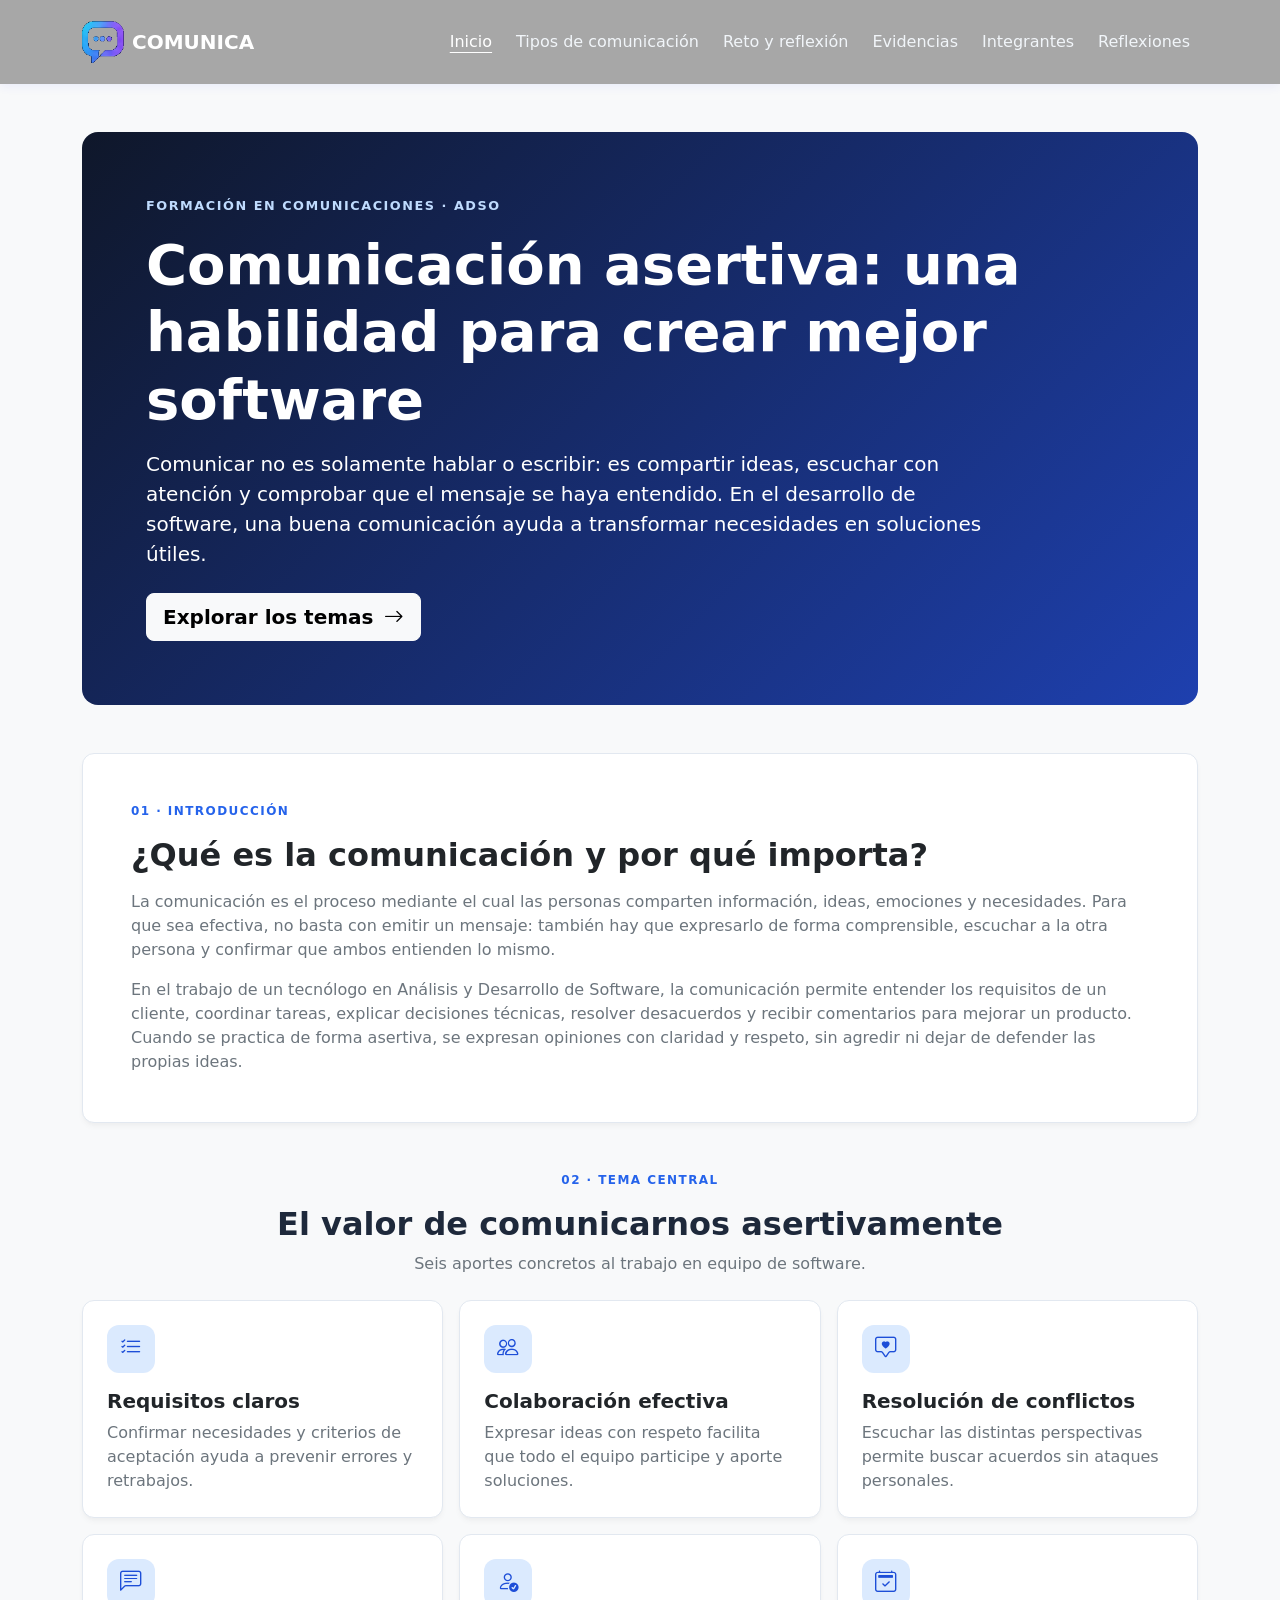
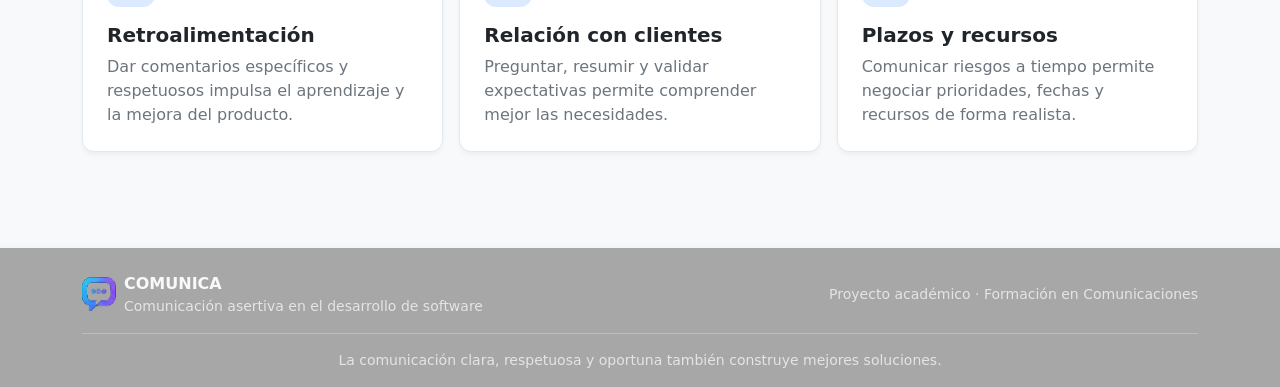
<file: index.html>
<!DOCTYPE html>
  <html lang="es">
   <head>
    <meta charset="utf-8"/>
    <meta content="width=device-width, initial-scale=1.0" name="viewport"/>
    <meta content="Proyecto acad&eacute;mico sobre comunicaci&oacute;n asertiva en An&aacute;lisis y Desarrollo de Software" name="description"/>
    <link href="https://cdn.jsdelivr.net/npm/bootstrap@5.3.8/dist/css/bootstrap.min.css" rel="stylesheet"/>
    <link href="https://cdn.jsdelivr.net/npm/bootstrap-icons@1.11.3/font/bootstrap-icons.min.css" rel="stylesheet"/>
    <link href="css/estilos.css" rel="stylesheet"/>
    <link href="img/logo.png" rel="icon"/>
    <title>
     Comunica | Comunicaci&oacute;n asertiva y software
    </title>
   </head>
   <body class="d-flex flex-column min-vh-100">
    <header class="sticky-top">
     <nav class="navbar navbar-expand-lg navbar-custom py-3">
      <div class="container">
       <a class="navbar-brand fw-bold d-flex align-items-center" href="index.html">
        <img alt="S&iacute;mbolo del proyecto" class="me-2" height="42" src="img/logo.png" width="42"/>
        <span>
         COMUNICA
        </span>
       </a>
       <button aria-controls="navbarNav" aria-expanded="false" aria-label="Abrir navegaci&oacute;n" class="navbar-toggler" data-bs-target="#navbarNav" data-bs-toggle="collapse" type="button">
        <span class="navbar-toggler-icon">
        </span>
       </button>
       <div class="collapse navbar-collapse" id="navbarNav">
        <ul class="navbar-nav ms-auto gap-lg-2">
         <li class="nav-item">
          <a class="nav-link active" href="index.html">
           Inicio
          </a>
         </li>
         <li class="nav-item">
          <a class="nav-link" href="servicios.html">
           Tipos de comunicaci&oacute;n
          </a>
         </li>
         <li class="nav-item">
          <a class="nav-link" href="blog.html">
           Reto y reflexi&oacute;n
          </a>
         </li>
         <li class="nav-item">
          <a class="nav-link" href="catalogo.html">
           Evidencias
          </a>
         </li>
         <li class="nav-item">
          <a class="nav-link" href="nosotros.html">
           Integrantes
          </a>
         </li>
         <li class="nav-item">
          <a class="nav-link" href="contactanos.html">
           Reflexiones
          </a>
         </li>
        </ul>
       </div>
      </div>
     </nav>
    </header>
    <main class="container my-5">
     <section class="hero-comunicacion mb-5">
      <p class="eyebrow mb-3">
       Formaci&oacute;n en Comunicaciones &middot; ADSO
      </p>
      <h1 class="display-4 fw-bold">
       Comunicaci&oacute;n asertiva: una habilidad para crear mejor software
      </h1>
      <p class="lead mt-3 mb-4" style="max-width:850px">
       Comunicar no es solamente hablar o escribir: es compartir ideas, escuchar con atenci&oacute;n y comprobar que el mensaje se haya entendido. En el desarrollo de software, una buena comunicaci&oacute;n ayuda a transformar necesidades en soluciones &uacute;tiles.
      </p>
      <a class="btn btn-light btn-lg fw-semibold" href="servicios.html">
       Explorar los temas
       <i class="bi bi-arrow-right ms-1">
       </i>
      </a>
     </section>
     <section class="card card-custom p-4 p-md-5 mb-5">
      <p class="section-kicker">
       01 &middot; Introducci&oacute;n
      </p>
      <h2 class="fw-bold mb-3">
       &iquest;Qu&eacute; es la comunicaci&oacute;n y por qu&eacute; importa?
      </h2>
      <p class="text-secondary">
       La comunicaci&oacute;n es el proceso mediante el cual las personas comparten informaci&oacute;n, ideas, emociones y necesidades. Para que sea efectiva, no basta con emitir un mensaje: tambi&eacute;n hay que expresarlo de forma comprensible, escuchar a la otra persona y confirmar que ambos entienden lo mismo.
      </p>
      <p class="text-secondary mb-0">
       En el trabajo de un tecn&oacute;logo en An&aacute;lisis y Desarrollo de Software, la comunicaci&oacute;n permite entender los requisitos de un cliente, coordinar tareas, explicar decisiones t&eacute;cnicas, resolver desacuerdos y recibir comentarios para mejorar un producto. Cuando se practica de forma asertiva, se expresan opiniones con claridad y respeto, sin agredir ni dejar de defender las propias ideas.
      </p>
     </section>
     <section class="mb-5">
      <div class="text-center mb-4">
       <p class="section-kicker">
        02 &middot; Tema central
       </p>
       <h2 class="fw-bold">
        El valor de comunicarnos asertivamente
       </h2>
       <p class="text-secondary">
        Seis aportes concretos al trabajo en equipo de software.
       </p>
      </div>
      <div class="row g-3">
       <div class="col-md-6 col-lg-4">
        <article class="card card-custom card-hover h-100 p-4">
         <span class="topic-icon mb-3">
          <i class="bi bi-list-check">
          </i>
         </span>
         <h3 class="h5 fw-bold">
          Requisitos claros
         </h3>
         <p class="text-secondary mb-0">
          Confirmar necesidades y criterios de aceptaci&oacute;n ayuda a prevenir errores y retrabajos.
         </p>
        </article>
       </div>
       <div class="col-md-6 col-lg-4">
        <article class="card card-custom card-hover h-100 p-4">
         <span class="topic-icon mb-3">
          <i class="bi bi-people">
          </i>
         </span>
         <h3 class="h5 fw-bold">
          Colaboraci&oacute;n efectiva
         </h3>
         <p class="text-secondary mb-0">
          Expresar ideas con respeto facilita que todo el equipo participe y aporte soluciones.
         </p>
        </article>
       </div>
       <div class="col-md-6 col-lg-4">
        <article class="card card-custom card-hover h-100 p-4">
         <span class="topic-icon mb-3">
          <i class="bi bi-chat-square-heart">
          </i>
         </span>
         <h3 class="h5 fw-bold">
          Resoluci&oacute;n de conflictos
         </h3>
         <p class="text-secondary mb-0">
          Escuchar las distintas perspectivas permite buscar acuerdos sin ataques personales.
         </p>
        </article>
       </div>
       <div class="col-md-6 col-lg-4">
        <article class="card card-custom card-hover h-100 p-4">
         <span class="topic-icon mb-3">
          <i class="bi bi-chat-left-text">
          </i>
         </span>
         <h3 class="h5 fw-bold">
          Retroalimentaci&oacute;n
         </h3>
         <p class="text-secondary mb-0">
          Dar comentarios espec&iacute;ficos y respetuosos impulsa el aprendizaje y la mejora del producto.
         </p>
        </article>
       </div>
       <div class="col-md-6 col-lg-4">
        <article class="card card-custom card-hover h-100 p-4">
         <span class="topic-icon mb-3">
          <i class="bi bi-person-check">
          </i>
         </span>
         <h3 class="h5 fw-bold">
          Relaci&oacute;n con clientes
         </h3>
         <p class="text-secondary mb-0">
          Preguntar, resumir y validar expectativas permite comprender mejor las necesidades.
         </p>
        </article>
       </div>
       <div class="col-md-6 col-lg-4">
        <article class="card card-custom card-hover h-100 p-4">
         <span class="topic-icon mb-3">
          <i class="bi bi-calendar2-check">
          </i>
         </span>
         <h3 class="h5 fw-bold">
          Plazos y recursos
         </h3>
         <p class="text-secondary mb-0">
          Comunicar riesgos a tiempo permite negociar prioridades, fechas y recursos de forma realista.
         </p>
        </article>
       </div>
      </div>
     </section>
    </main>
    <footer class="navbar-custom text-light pt-4 pb-3 mt-auto">
     <div class="container">
      <div class="d-flex flex-column flex-md-row justify-content-between align-items-center gap-2">
       <div class="d-flex align-items-center gap-2">
        <img alt="" height="34" src="img/logo.png" width="34"/>
        <div>
         <strong>
          COMUNICA
         </strong>
         <div class="small opacity-75">
          Comunicaci&oacute;n asertiva en el desarrollo de software
         </div>
        </div>
       </div>
       <p class="small opacity-75 mb-0">
        Proyecto acad&eacute;mico &middot; Formaci&oacute;n en Comunicaciones
       </p>
      </div>
      <hr class="border-light opacity-25"/>
      <p class="small opacity-75 mb-0 text-center">
       La comunicaci&oacute;n clara, respetuosa y oportuna tambi&eacute;n construye mejores soluciones.
      </p>
     </div>
    </footer>
    <script src="https://cdn.jsdelivr.net/npm/bootstrap@5.3.8/dist/js/bootstrap.bundle.min.js">
    </script>
   </body>
  </html>
</file>
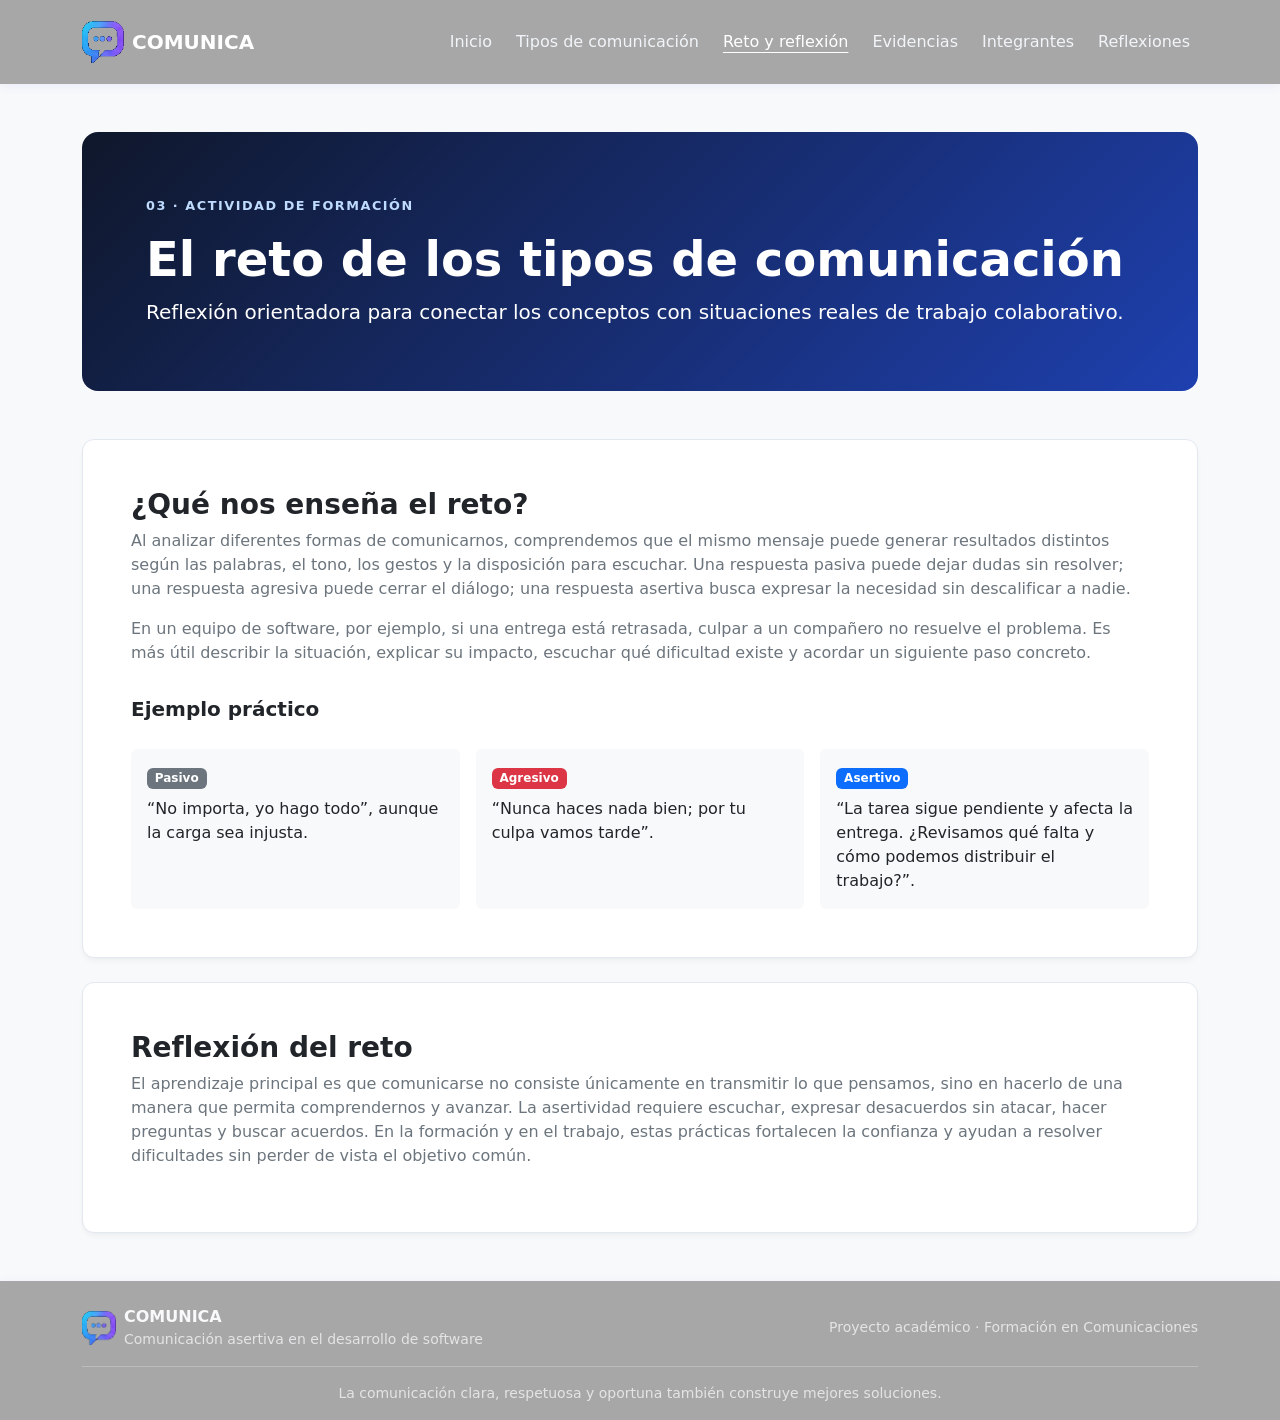
<file: blog.html>
<!DOCTYPE html>
  <html lang="es">
   <head>
    <meta charset="utf-8"/>
    <meta content="width=device-width, initial-scale=1.0" name="viewport"/>
    <meta content="Proyecto acad&eacute;mico sobre comunicaci&oacute;n asertiva en An&aacute;lisis y Desarrollo de Software" name="description"/>
    <link href="https://cdn.jsdelivr.net/npm/bootstrap@5.3.8/dist/css/bootstrap.min.css" rel="stylesheet"/>
    <link href="https://cdn.jsdelivr.net/npm/bootstrap-icons@1.11.3/font/bootstrap-icons.min.css" rel="stylesheet"/>
    <link href="css/estilos.css" rel="stylesheet"/>
    <link href="img/logo.png" rel="icon"/>
    <title>
     Comunica | Comunicaci&oacute;n asertiva y software
    </title>
   </head>
   <body class="d-flex flex-column min-vh-100">
    <header class="sticky-top">
     <nav class="navbar navbar-expand-lg navbar-custom py-3">
      <div class="container">
       <a class="navbar-brand fw-bold d-flex align-items-center" href="index.html">
        <img alt="S&iacute;mbolo del proyecto" class="me-2" height="42" src="img/logo.png" width="42"/>
        <span>
         COMUNICA
        </span>
       </a>
       <button aria-controls="navbarNav" aria-expanded="false" aria-label="Abrir navegaci&oacute;n" class="navbar-toggler" data-bs-target="#navbarNav" data-bs-toggle="collapse" type="button">
        <span class="navbar-toggler-icon">
        </span>
       </button>
       <div class="collapse navbar-collapse" id="navbarNav">
        <ul class="navbar-nav ms-auto gap-lg-2">
         <li class="nav-item">
          <a class="nav-link" href="index.html">
           Inicio
          </a>
         </li>
         <li class="nav-item">
          <a class="nav-link" href="servicios.html">
           Tipos de comunicaci&oacute;n
          </a>
         </li>
         <li class="nav-item">
          <a class="nav-link active" href="blog.html">
           Reto y reflexi&oacute;n
          </a>
         </li>
         <li class="nav-item">
          <a class="nav-link" href="catalogo.html">
           Evidencias
          </a>
         </li>
         <li class="nav-item">
          <a class="nav-link" href="nosotros.html">
           Integrantes
          </a>
         </li>
         <li class="nav-item">
          <a class="nav-link" href="contactanos.html">
           Reflexiones
          </a>
         </li>
        </ul>
       </div>
      </div>
     </nav>
    </header>
    <main class="container my-5">
     <section class="hero-comunicacion mb-5">
      <p class="eyebrow">
       03 &middot; Actividad de formaci&oacute;n
      </p>
      <h1 class="display-5 fw-bold">
       El reto de los tipos de comunicaci&oacute;n
      </h1>
      <p class="lead mb-0">
       Reflexi&oacute;n orientadora para conectar los conceptos con situaciones reales de trabajo colaborativo.
      </p>
     </section>
     <section class="card card-custom p-4 p-md-5 mb-4">
      <h2 class="h3 fw-bold">
       &iquest;Qu&eacute; nos ense&ntilde;a el reto?
      </h2>
      <p class="text-secondary">
       Al analizar diferentes formas de comunicarnos, comprendemos que el mismo mensaje puede generar resultados distintos seg&uacute;n las palabras, el tono, los gestos y la disposici&oacute;n para escuchar. Una respuesta pasiva puede dejar dudas sin resolver; una respuesta agresiva puede cerrar el di&aacute;logo; una respuesta asertiva busca expresar la necesidad sin descalificar a nadie.
      </p>
      <p class="text-secondary">
       En un equipo de software, por ejemplo, si una entrega est&aacute; retrasada, culpar a un compa&ntilde;ero no resuelve el problema. Es m&aacute;s &uacute;til describir la situaci&oacute;n, explicar su impacto, escuchar qu&eacute; dificultad existe y acordar un siguiente paso concreto.
      </p>
      <h3 class="h5 fw-bold mt-3">
       Ejemplo pr&aacute;ctico
      </h3>
      <div class="row g-3 mt-1">
       <div class="col-md-4">
        <div class="p-3 rounded bg-light h-100">
         <span class="badge text-bg-secondary mb-2">
          Pasivo
         </span>
         <p class="mb-0">
          &ldquo;No importa, yo hago todo&rdquo;, aunque la carga sea injusta.
         </p>
        </div>
       </div>
       <div class="col-md-4">
        <div class="p-3 rounded bg-light h-100">
         <span class="badge text-bg-danger mb-2">
          Agresivo
         </span>
         <p class="mb-0">
          &ldquo;Nunca haces nada bien; por tu culpa vamos tarde&rdquo;.
         </p>
        </div>
       </div>
       <div class="col-md-4">
        <div class="p-3 rounded bg-light h-100">
         <span class="badge text-bg-primary mb-2">
          Asertivo
         </span>
         <p class="mb-0">
          &ldquo;La tarea sigue pendiente y afecta la entrega. &iquest;Revisamos qu&eacute; falta y c&oacute;mo podemos distribuir el trabajo?&rdquo;.
         </p>
        </div>
       </div>
      </div>
     </section>
     <section class="card card-custom p-4 p-md-5">
      <h2 class="h3 fw-bold">
       Reflexi&oacute;n del reto
      </h2>
      <p class="text-secondary">
       El aprendizaje principal es que comunicarse no consiste &uacute;nicamente en transmitir lo que pensamos, sino en hacerlo de una manera que permita comprendernos y avanzar. La asertividad requiere escuchar, expresar desacuerdos sin atacar, hacer preguntas y buscar acuerdos. En la formaci&oacute;n y en el trabajo, estas pr&aacute;cticas fortalecen la confianza y ayudan a resolver dificultades sin perder de vista el objetivo com&uacute;n.
      </p>
     </section>
    </main>
    <footer class="navbar-custom text-light pt-4 pb-3 mt-auto">
     <div class="container">
      <div class="d-flex flex-column flex-md-row justify-content-between align-items-center gap-2">
       <div class="d-flex align-items-center gap-2">
        <img alt="" height="34" src="img/logo.png" width="34"/>
        <div>
         <strong>
          COMUNICA
         </strong>
         <div class="small opacity-75">
          Comunicaci&oacute;n asertiva en el desarrollo de software
         </div>
        </div>
       </div>
       <p class="small opacity-75 mb-0">
        Proyecto acad&eacute;mico &middot; Formaci&oacute;n en Comunicaciones
       </p>
      </div>
      <hr class="border-light opacity-25"/>
      <p class="small opacity-75 mb-0 text-center">
       La comunicaci&oacute;n clara, respetuosa y oportuna tambi&eacute;n construye mejores soluciones.
      </p>
     </div>
    </footer>
    <script src="https://cdn.jsdelivr.net/npm/bootstrap@5.3.8/dist/js/bootstrap.bundle.min.js">
    </script>
   </body>
  </html>
</file>
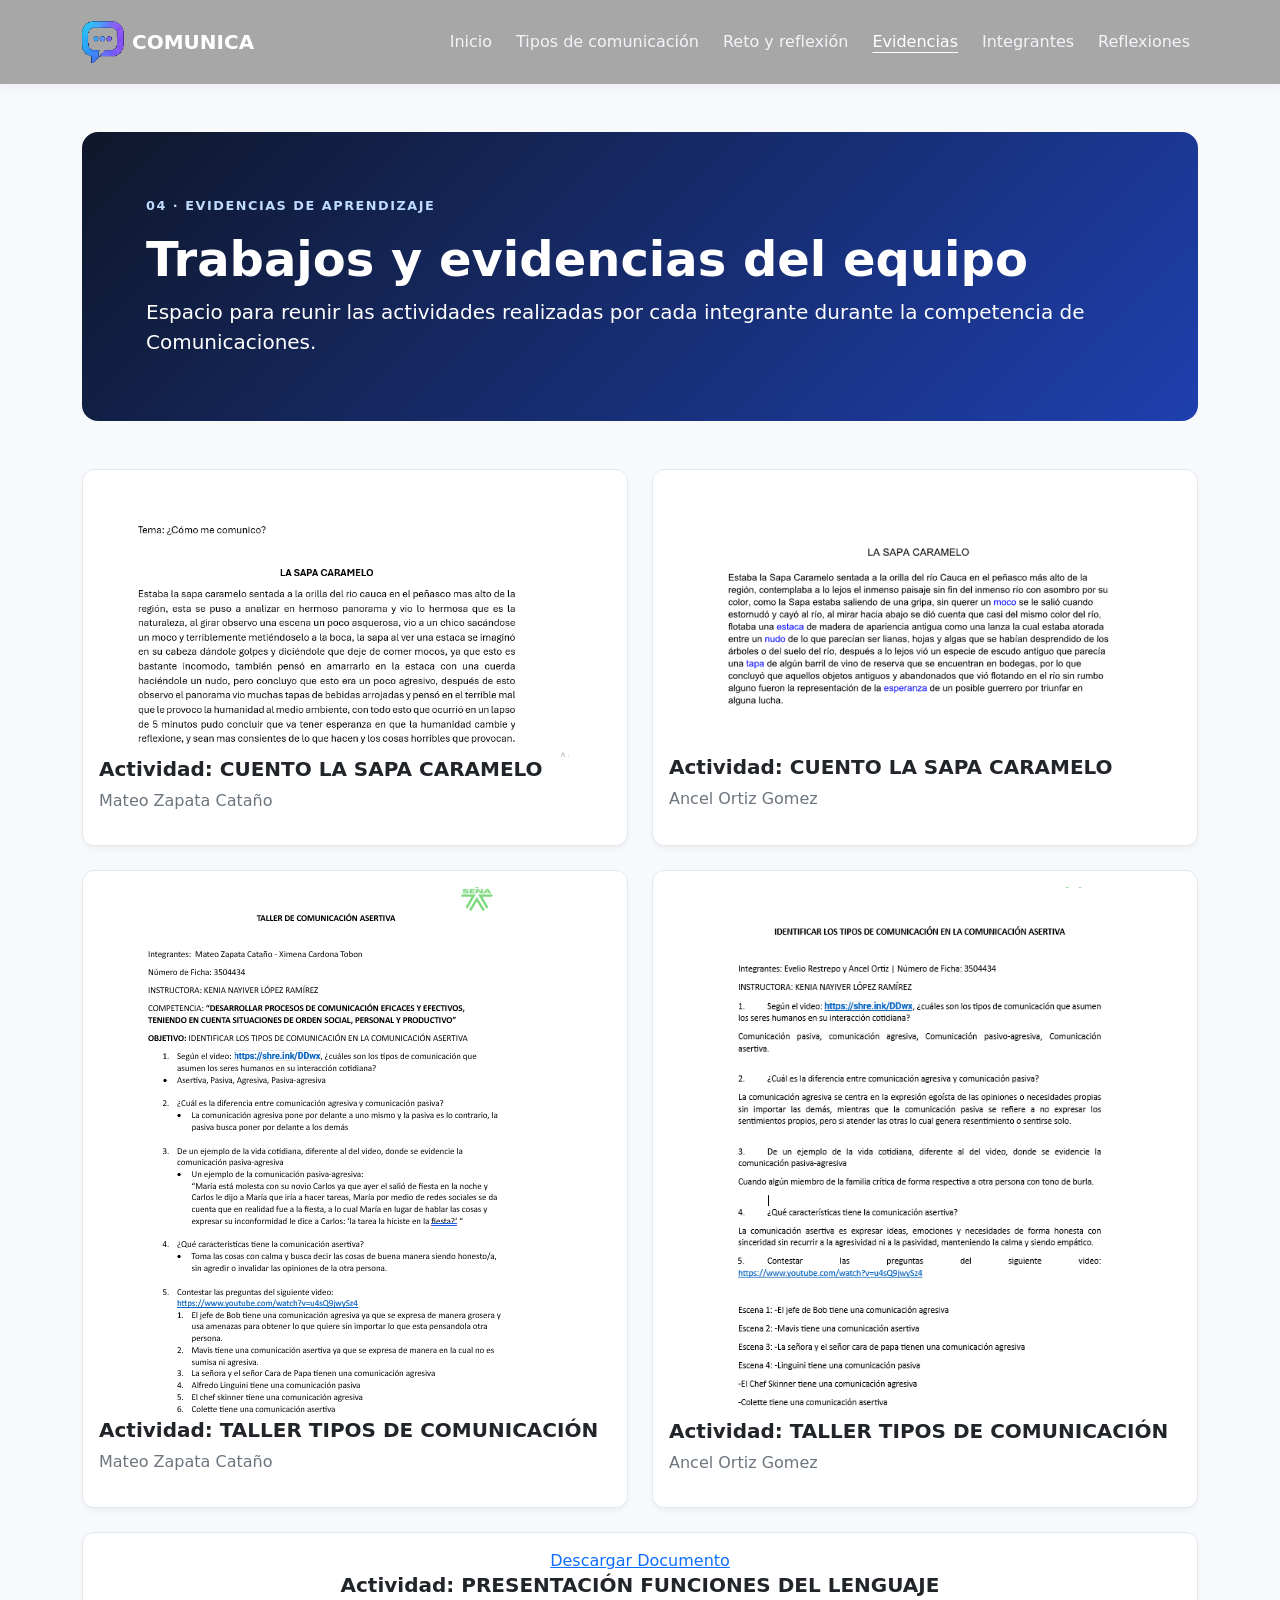
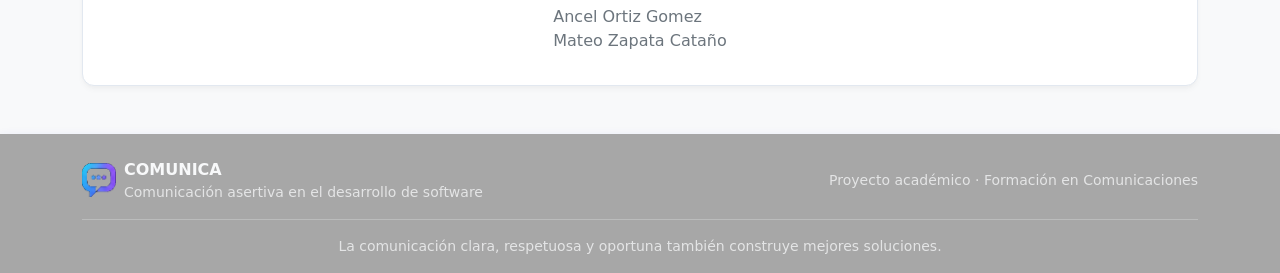
<file: catalogo.html>
<!DOCTYPE html>
<html lang="es">
 <head>
  <meta charset="utf-8"/>
  <meta content="width=device-width, initial-scale=1.0" name="viewport"/>
  <meta content="Proyecto acad&eacute;mico sobre comunicaci&oacute;n asertiva en An&aacute;lisis y Desarrollo de Software" name="description"/>
  <link href="https://cdn.jsdelivr.net/npm/bootstrap@5.3.8/dist/css/bootstrap.min.css" rel="stylesheet"/>
  <link href="https://cdn.jsdelivr.net/npm/bootstrap-icons@1.11.3/font/bootstrap-icons.min.css" rel="stylesheet"/>
  <link href="css/estilos.css" rel="stylesheet"/>
  <link href="img/logo.png" rel="icon"/>
  <title>
   Comunica | Comunicaci&oacute;n asertiva y software
  </title>
 </head>
 <body class="d-flex flex-column min-vh-100">
  <header class="sticky-top">
   <nav class="navbar navbar-expand-lg navbar-custom py-3">
    <div class="container">
     <a class="navbar-brand fw-bold d-flex align-items-center" href="index.html">
      <img alt="S&iacute;mbolo del proyecto" class="me-2" height="42" src="img/logo.png" width="42"/>
      <span>
       COMUNICA
      </span>
     </a>
     <button aria-controls="navbarNav" aria-expanded="false" aria-label="Abrir navegaci&oacute;n" class="navbar-toggler" data-bs-target="#navbarNav" data-bs-toggle="collapse" type="button">
      <span class="navbar-toggler-icon">
      </span>
     </button>
     <div class="collapse navbar-collapse" id="navbarNav">
      <ul class="navbar-nav ms-auto gap-lg-2">
       <li class="nav-item">
        <a class="nav-link" href="index.html">
         Inicio
        </a>
       </li>
       <li class="nav-item">
        <a class="nav-link" href="servicios.html">
         Tipos de comunicaci&oacute;n
        </a>
       </li>
       <li class="nav-item">
        <a class="nav-link" href="blog.html">
         Reto y reflexi&oacute;n
        </a>
       </li>
       <li class="nav-item">
        <a class="nav-link active" href="catalogo.html">
         Evidencias
        </a>
       </li>
       <li class="nav-item">
        <a class="nav-link" href="nosotros.html">
         Integrantes
        </a>
       </li>
       <li class="nav-item">
        <a class="nav-link" href="contactanos.html">
         Reflexiones
        </a>
       </li>
      </ul>
     </div>
    </div>
   </nav>
  </header>
  <main class="container my-5">
   <section class="hero-comunicacion mb-5">
    <p class="eyebrow">
     04 &middot; Evidencias de aprendizaje
    </p>
    <h1 class="display-5 fw-bold">
     Trabajos y evidencias del equipo
    </h1>
    <p class="lead mb-0">
     Espacio para reunir las actividades realizadas por cada integrante durante la competencia de Comunicaciones.
    </p>
   </section>
   <div class="row g-4">
    <div class="col-md-6">
     <article class="card card-custom p-3 h-100">
        <img src="img/La_Sapa_Caramelo_Mateo.png" alt="" style="width: 470px;">
      <h2 class="h5 fw-bold">
       Actividad: CUENTO LA SAPA CARAMELO
      </h2>
      <p class="text-secondary">
       Mateo Zapata Cataño
      </p>
     </article>
    </div>
    <div class="col-md-6">
     <article class="card card-custom p-3 h-100">
       <img src="img/La_Sapa_Caramelo_Ancel.png" alt="" style="width: 500px;">
      <h2 class="h5 fw-bold">
       Actividad: CUENTO LA SAPA CARAMELO
      </h2>
      <p class="text-secondary">
       Ancel Ortiz Gomez
      </p>
     </article>
    </div>
   </div>
   <br>
   <div class="row g-4">
    <div class="col-md-6">
     <article class="card card-custom p-3 h-100">
        <img src="img/Taller_Tipos_De_Comunicacion_Mateo.png" alt="" style="width: 460px;">
      <h2 class="h5 fw-bold">
       Actividad: TALLER TIPOS DE COMUNICACIÓN
      </h2>
      <p class="text-secondary">
       Mateo Zapata Cataño
      </p>
     </article>
    </div>
    <div class="col-md-6">
     <article class="card card-custom p-3 h-100">
       <img src="img/Taller_Tipos_De_Comunicacion_Ancel.png" alt="" style="width: 500px;">
      <h2 class="h5 fw-bold">
       Actividad: TALLER TIPOS DE COMUNICACIÓN
      </h2>
      <p class="text-secondary">
       Ancel Ortiz Gomez
      </p>
     </article>
    </div>
    <div class="col-md-6" style="width: 100%">
        <article class="card card-custom p-3 h-100" style="align-items: center;">
            <a href="img/Comunicaciones funciones del lenguaje.pptx" download>Descargar Documento</a>
         <h2 class="h5 fw-bold">
          Actividad: PRESENTACIÓN FUNCIONES DEL LENGUAJE
         </h2>
         <p class="text-secondary">
          Ancel Ortiz Gomez<br>Mateo Zapata Cataño
         </p>
        </article>
   </div>
  </main>
  <footer class="navbar-custom text-light pt-4 pb-3 mt-auto">
   <div class="container">
    <div class="d-flex flex-column flex-md-row justify-content-between align-items-center gap-2">
     <div class="d-flex align-items-center gap-2">
      <img alt="" height="34" src="img/logo.png" width="34"/>
      <div>
       <strong>
        COMUNICA
       </strong>
       <div class="small opacity-75">
        Comunicaci&oacute;n asertiva en el desarrollo de software
       </div>
      </div>
     </div>
     <p class="small opacity-75 mb-0">
      Proyecto acad&eacute;mico &middot; Formaci&oacute;n en Comunicaciones
     </p>
    </div>
    <hr class="border-light opacity-25"/>
    <p class="small opacity-75 mb-0 text-center">
     La comunicaci&oacute;n clara, respetuosa y oportuna tambi&eacute;n construye mejores soluciones.
    </p>
   </div>
  </footer>
  <script src="https://cdn.jsdelivr.net/npm/bootstrap@5.3.8/dist/js/bootstrap.bundle.min.js">
  </script>
 </body>
</html>
</file>
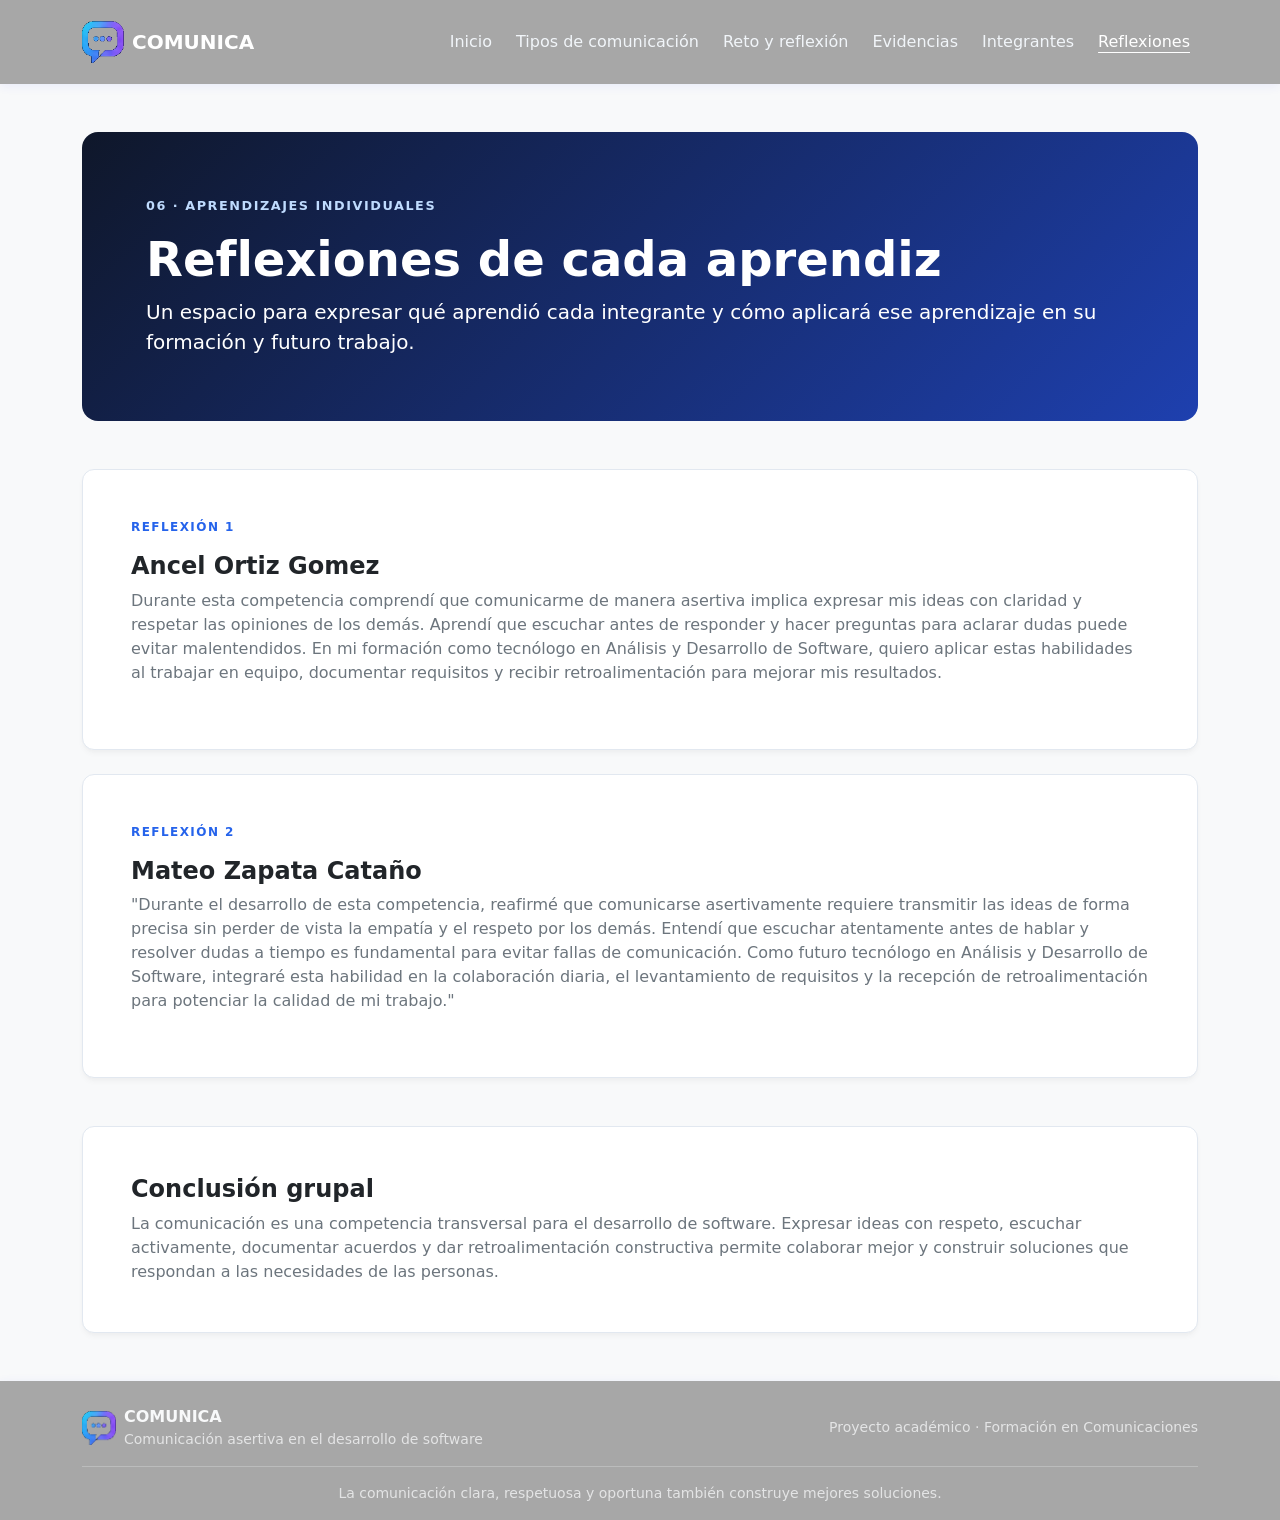
<file: contactanos.html>
<!DOCTYPE html>
<html lang="es">
 <head>
  <meta charset="utf-8"/>
  <meta content="width=device-width, initial-scale=1.0" name="viewport"/>
  <meta content="Proyecto acad&eacute;mico sobre comunicaci&oacute;n asertiva en An&aacute;lisis y Desarrollo de Software" name="description"/>
  <link href="https://cdn.jsdelivr.net/npm/bootstrap@5.3.8/dist/css/bootstrap.min.css" rel="stylesheet"/>
  <link href="https://cdn.jsdelivr.net/npm/bootstrap-icons@1.11.3/font/bootstrap-icons.min.css" rel="stylesheet"/>
  <link href="css/estilos.css" rel="stylesheet"/>
  <link href="img/logo.png" rel="icon"/>
  <title>
   Comunica | Comunicaci&oacute;n asertiva y software
  </title>
 </head>
 <body class="d-flex flex-column min-vh-100">
  <header class="sticky-top">
   <nav class="navbar navbar-expand-lg navbar-custom py-3">
    <div class="container">
     <a class="navbar-brand fw-bold d-flex align-items-center" href="index.html">
      <img alt="S&iacute;mbolo del proyecto" class="me-2" height="42" src="img/logo.png" width="42"/>
      <span>
       COMUNICA
      </span>
     </a>
     <button aria-controls="navbarNav" aria-expanded="false" aria-label="Abrir navegaci&oacute;n" class="navbar-toggler" data-bs-target="#navbarNav" data-bs-toggle="collapse" type="button">
      <span class="navbar-toggler-icon">
      </span>
     </button>
     <div class="collapse navbar-collapse" id="navbarNav">
      <ul class="navbar-nav ms-auto gap-lg-2">
       <li class="nav-item">
        <a class="nav-link" href="index.html">
         Inicio
        </a>
       </li>
       <li class="nav-item">
        <a class="nav-link" href="servicios.html">
         Tipos de comunicaci&oacute;n
        </a>
       </li>
       <li class="nav-item">
        <a class="nav-link" href="blog.html">
         Reto y reflexi&oacute;n
        </a>
       </li>
       <li class="nav-item">
        <a class="nav-link" href="catalogo.html">
         Evidencias
        </a>
       </li>
       <li class="nav-item">
        <a class="nav-link" href="nosotros.html">
         Integrantes
        </a>
       </li>
       <li class="nav-item">
        <a class="nav-link active" href="contactanos.html">
         Reflexiones
        </a>
       </li>
      </ul>
     </div>
    </div>
   </nav>
  </header>
  <main class="container my-5">
   <section class="hero-comunicacion mb-5">
    <p class="eyebrow">
     06 &middot; Aprendizajes individuales
    </p>
    <h1 class="display-5 fw-bold">
     Reflexiones de cada aprendiz
    </h1>
    <p class="lead mb-0">
     Un espacio para expresar qu&eacute; aprendi&oacute; cada integrante y c&oacute;mo aplicar&aacute; ese aprendizaje en su formaci&oacute;n y futuro trabajo.
    </p>
   </section>
   <div class="row g-4">
    <div class="col-12">
     <article class="card card-custom p-4 p-md-5">
      <p class="section-kicker">
       Reflexi&oacute;n 1
      </p>
      <h2 class="h4 fw-bold">
       Ancel Ortiz Gomez
      </h2>
      <p class="text-secondary">
       Durante esta competencia comprend&iacute; que comunicarme de manera asertiva implica expresar mis ideas con claridad y respetar las opiniones de los dem&aacute;s. Aprend&iacute; que escuchar antes de responder y hacer preguntas para aclarar dudas puede evitar malentendidos. En mi formaci&oacute;n como tecn&oacute;logo en An&aacute;lisis y Desarrollo de Software, quiero aplicar estas habilidades al trabajar en equipo, documentar requisitos y recibir retroalimentaci&oacute;n para mejorar mis resultados.
      </p>
     </article>
    </div>
    <div class="col-12">
     <article class="card card-custom p-4 p-md-5">
      <p class="section-kicker">
       Reflexi&oacute;n 2
      </p>
      <h2 class="h4 fw-bold">
       Mateo Zapata Cataño
      </h2>
      <p class="text-secondary">
        "Durante el desarrollo de esta competencia, reafirmé que comunicarse asertivamente requiere transmitir las ideas de forma precisa sin perder de vista la empatía y el respeto por los demás. Entendí que escuchar atentamente antes de hablar y resolver dudas a tiempo es fundamental para evitar fallas de comunicación. Como futuro tecnólogo en Análisis y Desarrollo de Software, integraré esta habilidad en la colaboración diaria, el levantamiento de requisitos y la recepción de retroalimentación para potenciar la calidad de mi trabajo."
      </p>
     </article>
    </div>
   </div>
   <section class="card card-custom p-4 p-md-5 mt-5">
    <h2 class="h4 fw-bold">
     Conclusi&oacute;n grupal
    </h2>
    <p class="text-secondary mb-0">
     La comunicaci&oacute;n es una competencia transversal para el desarrollo de software. Expresar ideas con respeto, escuchar activamente, documentar acuerdos y dar retroalimentaci&oacute;n constructiva permite colaborar mejor y construir soluciones que respondan a las necesidades de las personas.
    </p>
   </section>
  </main>
  <footer class="navbar-custom text-light pt-4 pb-3 mt-auto">
   <div class="container">
    <div class="d-flex flex-column flex-md-row justify-content-between align-items-center gap-2">
     <div class="d-flex align-items-center gap-2">
      <img alt="" height="34" src="img/logo.png" width="34"/>
      <div>
       <strong>
        COMUNICA
       </strong>
       <div class="small opacity-75">
        Comunicaci&oacute;n asertiva en el desarrollo de software
       </div>
      </div>
     </div>
     <p class="small opacity-75 mb-0">
      Proyecto acad&eacute;mico &middot; Formaci&oacute;n en Comunicaciones
     </p>
    </div>
    <hr class="border-light opacity-25"/>
    <p class="small opacity-75 mb-0 text-center">
     La comunicaci&oacute;n clara, respetuosa y oportuna tambi&eacute;n construye mejores soluciones.
    </p>
   </div>
  </footer>
  <script src="https://cdn.jsdelivr.net/npm/bootstrap@5.3.8/dist/js/bootstrap.bundle.min.js">
  </script>
 </body>
</html>
</file>
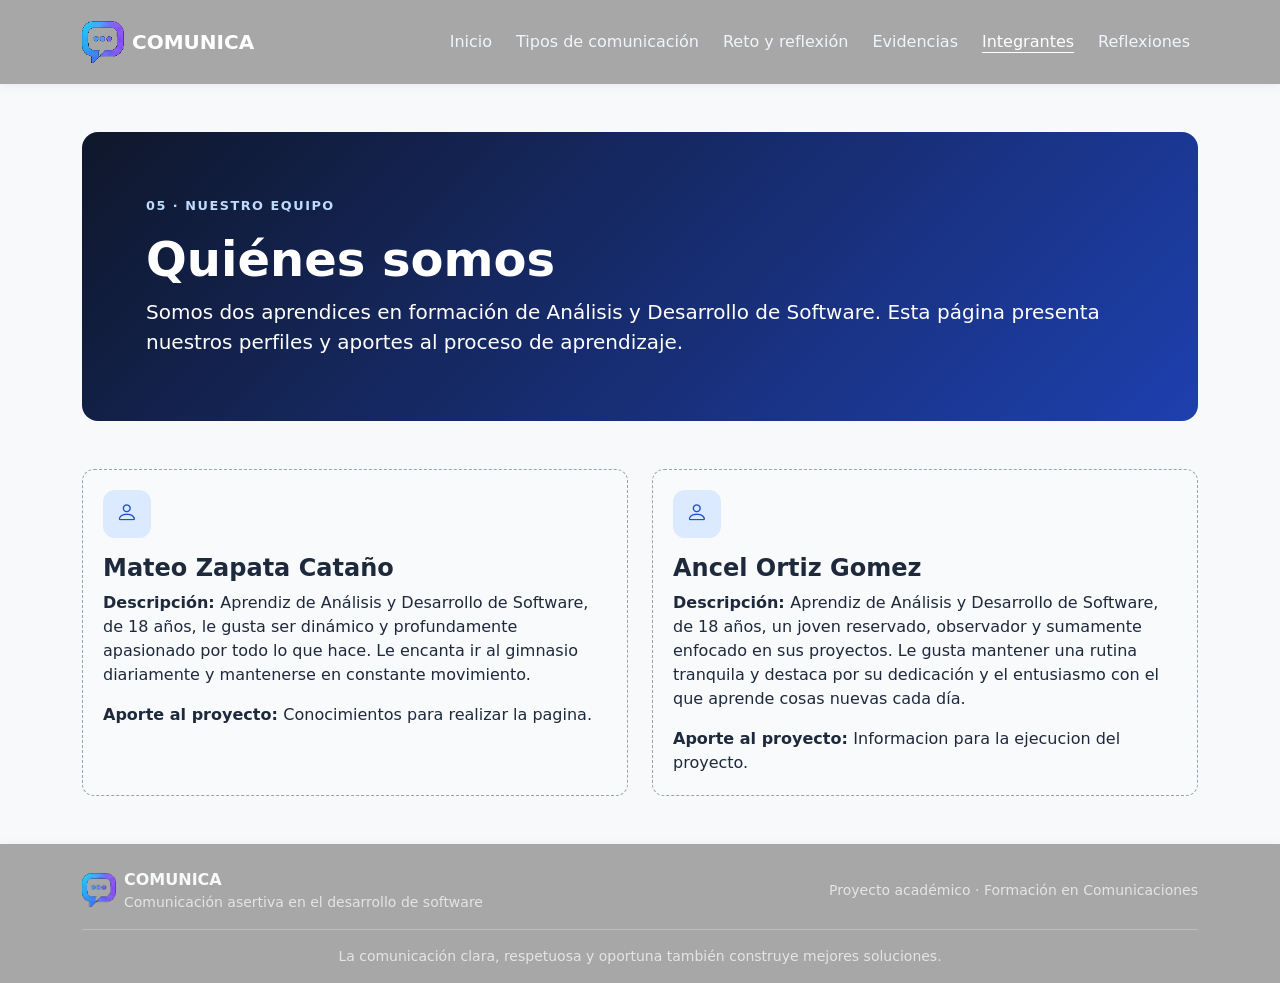
<file: nosotros.html>
<!DOCTYPE html>
<html lang="es">
 <head>
  <meta charset="utf-8"/>
  <meta content="width=device-width, initial-scale=1.0" name="viewport"/>
  <meta content="Proyecto acad&eacute;mico sobre comunicaci&oacute;n asertiva en An&aacute;lisis y Desarrollo de Software" name="description"/>
  <link href="https://cdn.jsdelivr.net/npm/bootstrap@5.3.8/dist/css/bootstrap.min.css" rel="stylesheet"/>
  <link href="https://cdn.jsdelivr.net/npm/bootstrap-icons@1.11.3/font/bootstrap-icons.min.css" rel="stylesheet"/>
  <link href="css/estilos.css" rel="stylesheet"/>
  <link href="img/logo.png" rel="icon"/>
  <title>
   Comunica | Comunicaci&oacute;n asertiva y software
  </title>
 </head>
 <body class="d-flex flex-column min-vh-100">
  <header class="sticky-top">
   <nav class="navbar navbar-expand-lg navbar-custom py-3">
    <div class="container">
     <a class="navbar-brand fw-bold d-flex align-items-center" href="index.html">
      <img alt="S&iacute;mbolo del proyecto" class="me-2" height="42" src="img/logo.png" width="42"/>
      <span>
       COMUNICA
      </span>
     </a>
     <button aria-controls="navbarNav" aria-expanded="false" aria-label="Abrir navegaci&oacute;n" class="navbar-toggler" data-bs-target="#navbarNav" data-bs-toggle="collapse" type="button">
      <span class="navbar-toggler-icon">
      </span>
     </button>
     <div class="collapse navbar-collapse" id="navbarNav">
      <ul class="navbar-nav ms-auto gap-lg-2">
       <li class="nav-item">
        <a class="nav-link" href="index.html">
         Inicio
        </a>
       </li>
       <li class="nav-item">
        <a class="nav-link" href="servicios.html">
         Tipos de comunicaci&oacute;n
        </a>
       </li>
       <li class="nav-item">
        <a class="nav-link" href="blog.html">
         Reto y reflexi&oacute;n
        </a>
       </li>
       <li class="nav-item">
        <a class="nav-link" href="catalogo.html">
         Evidencias
        </a>
       </li>
       <li class="nav-item">
        <a class="nav-link active" href="nosotros.html">
         Integrantes
        </a>
       </li>
       <li class="nav-item">
        <a class="nav-link" href="contactanos.html">
         Reflexiones
        </a>
       </li>
      </ul>
     </div>
    </div>
   </nav>
  </header>
  <main class="container my-5">
   <section class="hero-comunicacion mb-5">
    <p class="eyebrow">
     05 &middot; Nuestro equipo
    </p>
    <h1 class="display-5 fw-bold">
     Qui&eacute;nes somos
    </h1>
    <p class="lead mb-0">
     Somos dos aprendices en formaci&oacute;n de An&aacute;lisis y Desarrollo de Software. Esta p&aacute;gina presenta nuestros perfiles y aportes al proceso de aprendizaje.
    </p>
   </section>
   <div class="row g-4">
    <div class="col-md-6">
     <article class="member-placeholder h-100">
      <span class="topic-icon mb-3">
       <i class="bi bi-person">
       </i>
      </span>
      <h2 class="h4 fw-bold">
       Mateo Zapata Cataño
      </h2>
      <p>
       <strong>
        Descripci&oacute;n:
       </strong>
       Aprendiz de An&aacute;lisis y Desarrollo de Software, de 18 años, le gusta ser dinámico y profundamente apasionado por todo lo que hace. Le encanta ir al gimnasio diariamente y mantenerse en constante movimiento.
      </p>
      <p class="mb-0">
       <strong>
        Aporte al proyecto:
       </strong>
       Conocimientos para realizar la pagina.
      </p>
     </article>
    </div>
    <div class="col-md-6">
     <article class="member-placeholder h-100">
      <span class="topic-icon mb-3">
       <i class="bi bi-person">
       </i>
      </span>
      <h2 class="h4 fw-bold">
       Ancel Ortiz Gomez
      </h2>
      <p>
       <strong>
        Descripci&oacute;n:
       </strong>
       Aprendiz de An&aacute;lisis y Desarrollo de Software, de 18 años, un joven reservado, observador y sumamente enfocado en sus proyectos. Le gusta mantener una rutina tranquila y destaca por su dedicación y el entusiasmo con el que aprende cosas nuevas cada día.
      </p>
      <p class="mb-0">
       <strong>
        Aporte al proyecto:
       </strong>
       Informacion para la ejecucion del proyecto.
      </p>
     </article>
    </div>
   </div>
  </main>
  <footer class="navbar-custom text-light pt-4 pb-3 mt-auto">
   <div class="container">
    <div class="d-flex flex-column flex-md-row justify-content-between align-items-center gap-2">
     <div class="d-flex align-items-center gap-2">
      <img alt="" height="34" src="img/logo.png" width="34"/>
      <div>
       <strong>
        COMUNICA
       </strong>
       <div class="small opacity-75">
        Comunicaci&oacute;n asertiva en el desarrollo de software
       </div>
      </div>
     </div>
     <p class="small opacity-75 mb-0">
      Proyecto acad&eacute;mico &middot; Formaci&oacute;n en Comunicaciones
     </p>
    </div>
    <hr class="border-light opacity-25"/>
    <p class="small opacity-75 mb-0 text-center">
     La comunicaci&oacute;n clara, respetuosa y oportuna tambi&eacute;n construye mejores soluciones.
    </p>
   </div>
  </footer>
  <script src="https://cdn.jsdelivr.net/npm/bootstrap@5.3.8/dist/js/bootstrap.bundle.min.js">
  </script>
 </body>
</html>
</file>
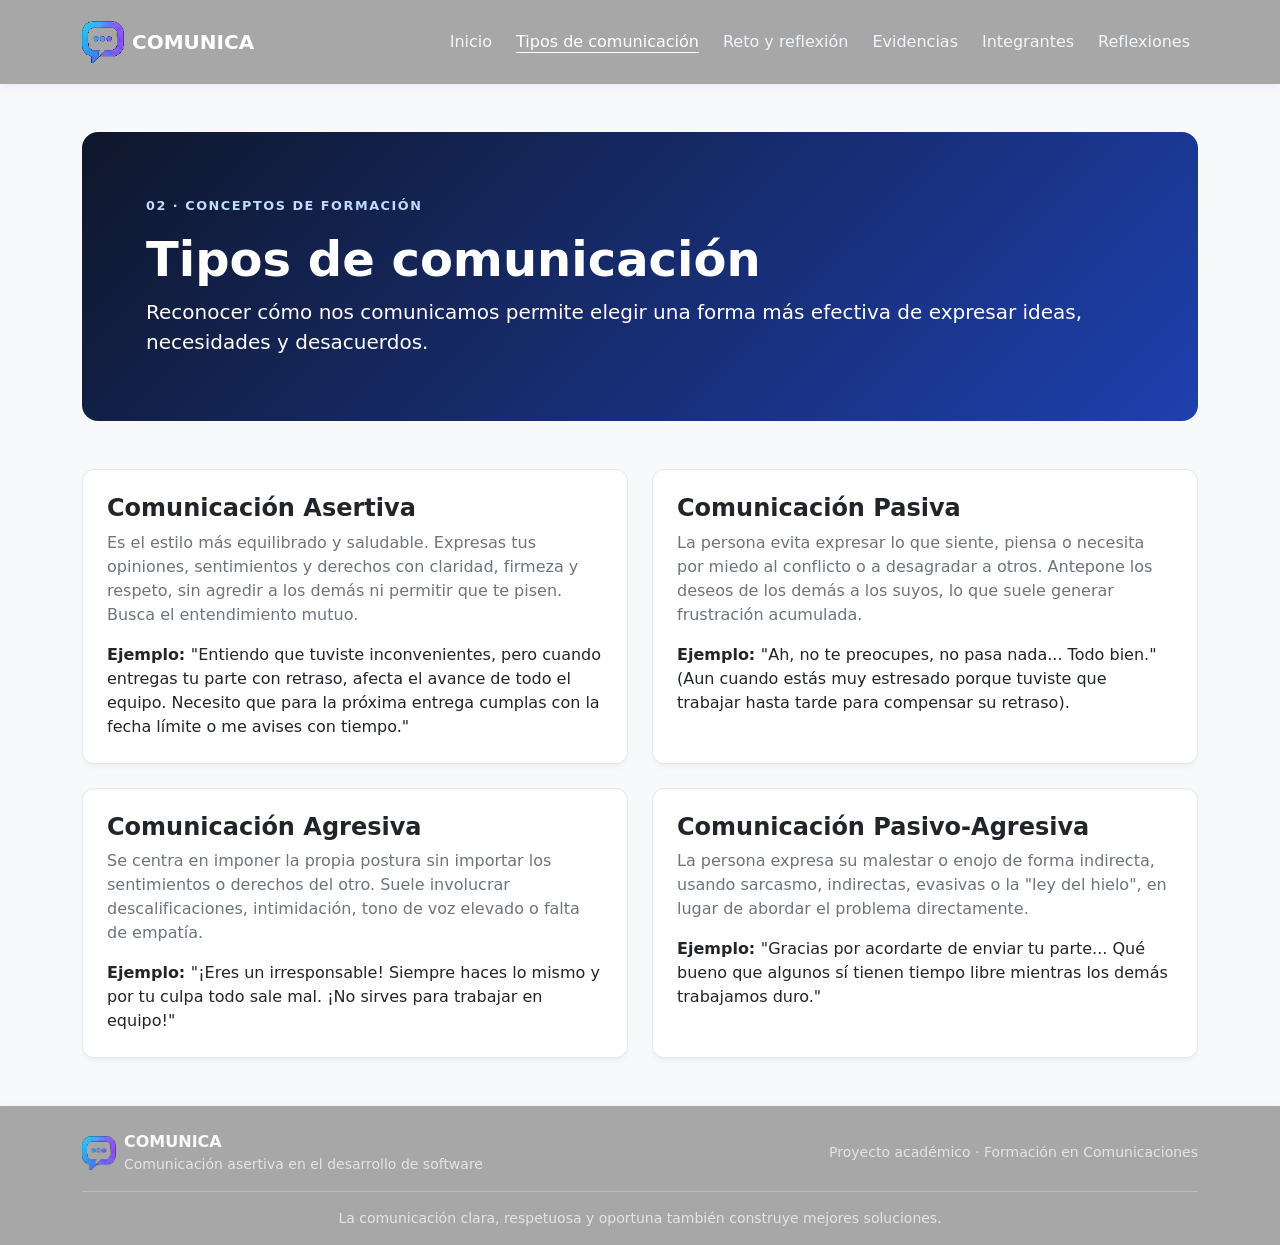
<file: servicios.html>
<!DOCTYPE html>
  <html lang="es">
   <head>
    <meta charset="utf-8"/>
    <meta content="width=device-width, initial-scale=1.0" name="viewport"/>
    <meta content="Proyecto acad&eacute;mico sobre comunicaci&oacute;n asertiva en An&aacute;lisis y Desarrollo de Software" name="description"/>
    <link href="https://cdn.jsdelivr.net/npm/bootstrap@5.3.8/dist/css/bootstrap.min.css" rel="stylesheet"/>
    <link href="https://cdn.jsdelivr.net/npm/bootstrap-icons@1.11.3/font/bootstrap-icons.min.css" rel="stylesheet"/>
    <link href="css/estilos.css" rel="stylesheet"/>
    <link href="img/logo.png" rel="icon"/>
    <title>
     Comunica | Comunicaci&oacute;n asertiva y software
    </title>
   </head>
   <body class="d-flex flex-column min-vh-100">
    <header class="sticky-top">
     <nav class="navbar navbar-expand-lg navbar-custom py-3">
      <div class="container">
       <a class="navbar-brand fw-bold d-flex align-items-center" href="index.html">
        <img alt="S&iacute;mbolo del proyecto" class="me-2" height="42" src="img/logo.png" width="42"/>
        <span>
         COMUNICA
        </span>
       </a>
       <button aria-controls="navbarNav" aria-expanded="false" aria-label="Abrir navegaci&oacute;n" class="navbar-toggler" data-bs-target="#navbarNav" data-bs-toggle="collapse" type="button">
        <span class="navbar-toggler-icon">
        </span>
       </button>
       <div class="collapse navbar-collapse" id="navbarNav">
        <ul class="navbar-nav ms-auto gap-lg-2">
         <li class="nav-item">
          <a class="nav-link" href="index.html">
           Inicio
          </a>
         </li>
         <li class="nav-item">
          <a class="nav-link active" href="servicios.html">
           Tipos de comunicaci&oacute;n
          </a>
         </li>
         <li class="nav-item">
          <a class="nav-link" href="blog.html">
           Reto y reflexi&oacute;n
          </a>
         </li>
         <li class="nav-item">
          <a class="nav-link" href="catalogo.html">
           Evidencias
          </a>
         </li>
         <li class="nav-item">
          <a class="nav-link" href="nosotros.html">
           Integrantes
          </a>
         </li>
         <li class="nav-item">
          <a class="nav-link" href="contactanos.html">
           Reflexiones
          </a>
         </li>
        </ul>
       </div>
      </div>
     </nav>
    </header>
    <main class="container my-5">
     <section class="hero-comunicacion mb-5">
      <p class="eyebrow">
       02 &middot; Conceptos de formaci&oacute;n
      </p>
      <h1 class="display-5 fw-bold">
       Tipos de comunicaci&oacute;n
      </h1>
      <p class="lead mb-0">
       Reconocer c&oacute;mo nos comunicamos permite elegir una forma m&aacute;s efectiva de expresar ideas, necesidades y desacuerdos.
      </p>
     </section>
     <div class="row g-4">
      <div class="col-md-6">
       <article class="card card-custom p-4 h-100">
        <h2 class="h4 fw-bold">
         Comunicaci&oacute;n Asertiva
        </h2>
        <p class="text-secondary">
          Es el estilo más equilibrado y saludable. Expresas tus opiniones, sentimientos y derechos con claridad, firmeza y respeto, sin agredir a los demás ni permitir que te pisen. Busca el entendimiento mutuo.
        </p>
        <p class="mb-0">
         <strong>
          Ejemplo:
         </strong>
         "Entiendo que tuviste inconvenientes, pero cuando entregas tu parte con retraso, afecta el avance de todo el equipo. Necesito que para la próxima entrega cumplas con la fecha límite o me avises con tiempo."
        </p>
       </article>
      </div>
      <div class="col-md-6">
       <article class="card card-custom p-4 h-100">
        <h2 class="h4 fw-bold">
         Comunicaci&oacute;n Pasiva
        </h2>
        <p class="text-secondary">
          La persona evita expresar lo que siente, piensa o necesita por miedo al conflicto o a desagradar a otros. Antepone los deseos de los demás a los suyos, lo que suele generar frustración acumulada.
        </p>
        <p class="mb-0">
         <strong>
          Ejemplo:
         </strong>
         "Ah, no te preocupes, no pasa nada... Todo bien." (Aun cuando estás muy estresado porque tuviste que trabajar hasta tarde para compensar su retraso).
        </p>
       </article>
      </div>
      <div class="col-md-6">
       <article class="card card-custom p-4 h-100">
        <h2 class="h4 fw-bold">
         Comunicaci&oacute;n Agresiva
        </h2>
        <p class="text-secondary">
          Se centra en imponer la propia postura sin importar los sentimientos o derechos del otro. Suele involucrar descalificaciones, intimidación, tono de voz elevado o falta de empatía.
        </p>
        <p class="mb-0">
         <strong>
          Ejemplo:
         </strong>
         "¡Eres un irresponsable! Siempre haces lo mismo y por tu culpa todo sale mal. ¡No sirves para trabajar en equipo!"
        </p>
       </article>
      </div>
      <div class="col-md-6">
       <article class="card card-custom p-4 h-100">
        <h2 class="h4 fw-bold">
         Comunicaci&oacute;n Pasivo-Agresiva
        </h2>
        <p class="text-secondary">
          La persona expresa su malestar o enojo de forma indirecta, usando sarcasmo, indirectas, evasivas o la "ley del hielo", en lugar de abordar el problema directamente.
        </p>
        <p class="mb-0">
         <strong>
          Ejemplo:
         </strong>
         "Gracias por acordarte de enviar tu parte... Qué bueno que algunos sí tienen tiempo libre mientras los demás trabajamos duro."
        </p>
       </article>
      </div>
     </div>
    </main>
    <footer class="navbar-custom text-light pt-4 pb-3 mt-auto">
     <div class="container">
      <div class="d-flex flex-column flex-md-row justify-content-between align-items-center gap-2">
       <div class="d-flex align-items-center gap-2">
        <img alt="" height="34" src="img/logo.png" width="34"/>
        <div>
         <strong>
          COMUNICA
         </strong>
         <div class="small opacity-75">
          Comunicaci&oacute;n asertiva en el desarrollo de software
         </div>
        </div>
       </div>
       <p class="small opacity-75 mb-0">
        Proyecto acad&eacute;mico &middot; Formaci&oacute;n en Comunicaciones
       </p>
      </div>
      <hr class="border-light opacity-25"/>
      <p class="small opacity-75 mb-0 text-center">
       La comunicaci&oacute;n clara, respetuosa y oportuna tambi&eacute;n construye mejores soluciones.
      </p>
     </div>
    </footer>
    <script src="https://cdn.jsdelivr.net/npm/bootstrap@5.3.8/dist/js/bootstrap.bundle.min.js">
    </script>
   </body>
  </html>
</file>
<file: css/estilos.css>
:root {
    --bg-main: #f8f9fa;
    --text-primary: #1e293b;
    --text-muted: #64748b;
    --navy-dark: #0f172a;
    --accent-blue: #2563eb;
    --accent-blue-hover: #1d4ed8;
    --border-color: #e2e8f0;
}

body {
    background-color: var(--bg-main);
    color: var(--text-primary);
    font-family: system-ui, -apple-system, "Segoe UI", Roboto, "Helvetica Neue", Arial, sans-serif;
    min-height: 100vh;
    display: flex;
    flex-direction: column;
}

main {
    flex: 1;
}

.navbar-custom {
background-color: var(--gray-light, #a7a7a7);
    box-shadow: 0 2px 10px rgba(48, 61, 243, 0.08);
}

.navbar-custom .nav-link {
    color: #cbd5e1 !important;
    font-weight: 500;
    transition: color 0.2s ease-in-out;
}

.navbar-custom .nav-link:hover, 
.navbar-custom .nav-link.active {
    color: #ffffff !important;
}

.card-custom {
    background-color: #ffffff;
    border: 1px solid var(--border-color);
    border-radius: 12px;
    box-shadow: 0 4px 6px -1px rgba(0, 0, 0, 0.04), 0 2px 4px -1px rgba(0, 0, 0, 0.02);
}

.btn-primary-custom {
    background-color: var(--accent-blue);
    border-color: var(--accent-blue);
    color: #ffffff;
    font-weight: 600;
    border-radius: 8px;
    transition: all 0.2s ease-in-out;
}

.btn-primary-custom:hover {
    background-color: var(--accent-blue-hover);
    border-color: var(--accent-blue-hover);
    color: #ffffff;
}

.price-tag {
    color: var(--navy-dark);
    font-weight: 700;
}

footer a.footer-link,
footer .footer-link {
    color: #cbd5e1 !important;
    text-decoration: none;
    transition: color 0.2s ease-in-out;
}

footer a.footer-link:hover,
footer .footer-link:hover {
    color: #ffffff !important;
    text-decoration: underline;
}

.card-hover {
    transition: transform 0.3s ease, box-shadow 0.3s ease;
}

.card-hover:hover {
    transform: translateY(-8px);
    box-shadow: 0 1rem 2rem rgba(0, 0, 0, 0.15) !important;
}
/* Estilos añadidos para la versión académica de comunicaciones */
html { scroll-behavior: smooth; }
.hero-comunicacion { background: linear-gradient(135deg, #0f172a 0%, #1e40af 100%); color: white; border-radius: 16px; padding: clamp(2rem, 5vw, 4rem); }
.hero-comunicacion .eyebrow { color: #bfdbfe; text-transform: uppercase; letter-spacing: .12em; font-size: .8rem; font-weight: 700; }
.topic-icon { width: 48px; height: 48px; display: inline-flex; align-items: center; justify-content: center; border-radius: 12px; background: #dbeafe; color: #1d4ed8; font-size: 1.35rem; }
.section-kicker { color: var(--accent-blue); text-transform: uppercase; letter-spacing: .12em; font-size: .75rem; font-weight: 700; }
.member-placeholder { border: 1px dashed #94a3b8; background: #f8fafc; border-radius: 12px; padding: 1.25rem; }
.evidence-placeholder { min-height: 170px; border: 2px dashed #94a3b8; border-radius: 12px; display: flex; flex-direction: column; align-items: center; justify-content: center; text-align: center; padding: 1.5rem; background: #f8fafc; }
.navbar-custom .navbar-brand { color: #fff; }
.navbar-custom .navbar-toggler { border-color: #e2e8f0; }
.navbar-custom .navbar-toggler-icon { filter: invert(1); }
.navbar-custom .nav-link { color: #f1f5f9 !important; }
.navbar-custom .nav-link:hover, .navbar-custom .nav-link.active { color: #fff !important; text-decoration: underline; text-underline-offset: 5px; }
@media (max-width: 576px) { .hero-comunicacion { padding: 1.5rem; } }
</file>
